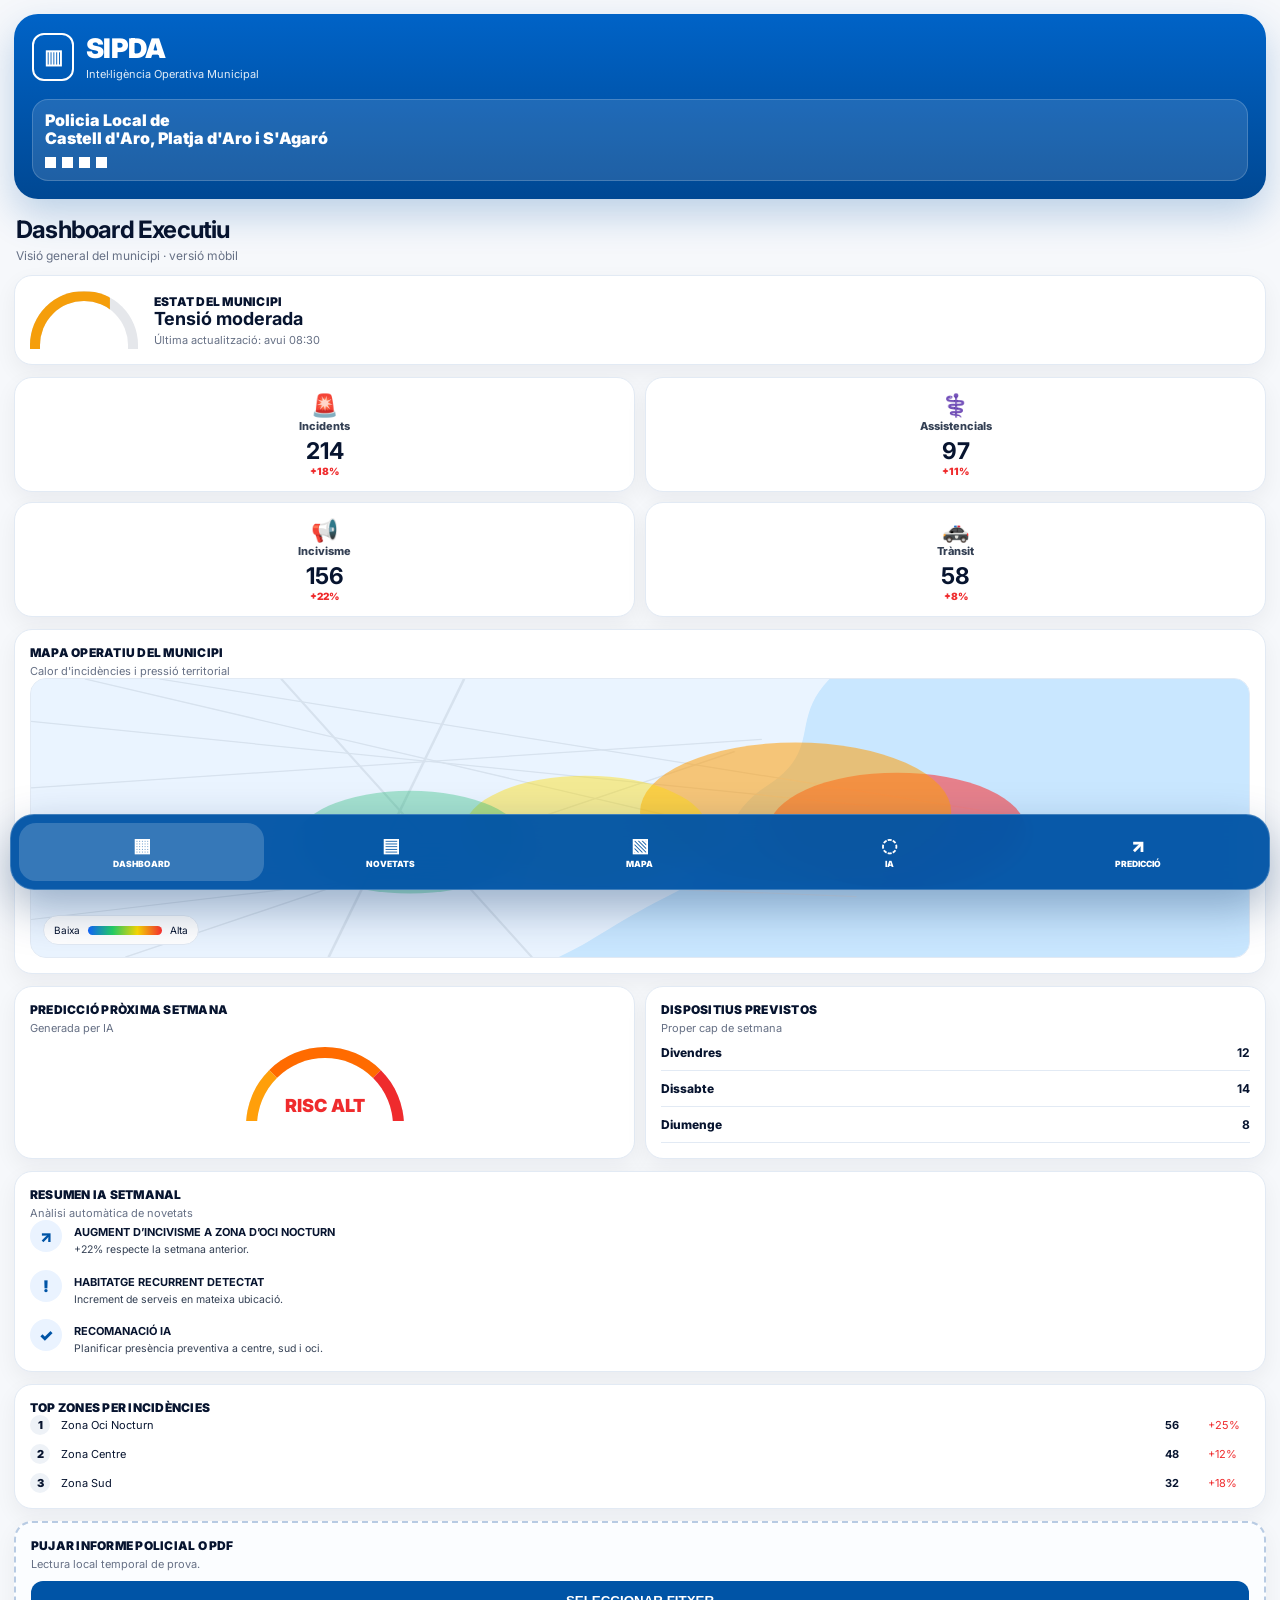
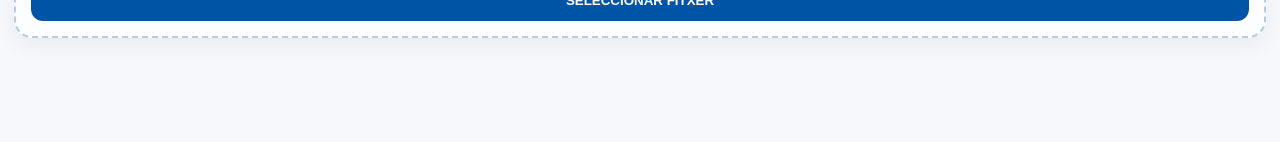
<file: mobile.html>
<!doctype html>
<html lang="ca">
<head>
<meta charset="utf-8">
<meta name="viewport" content="width=device-width,initial-scale=1,viewport-fit=cover">
<title>SIPDA · Mobile</title>
<link rel="preconnect" href="https://fonts.googleapis.com">
<link rel="preconnect" href="https://fonts.gstatic.com" crossorigin>
<link href="https://fonts.googleapis.com/css2?family=Inter:wght@400;600;700;800;900&display=swap" rel="stylesheet">
<style>
:root{--blue:#0054A6;--blue2:#0b63ce;--bg:#f6f8fb;--card:#fff;--text:#07142f;--muted:#667085;--line:#e2eaf4;--red:#ef2b2d;--green:#16a34a;--orange:#f59e0b;}
*{box-sizing:border-box;margin:0;padding:0}body{font-family:Inter,Arial,sans-serif;background:var(--bg);color:var(--text);padding:14px 14px 104px;overflow-x:hidden}.hero{background:linear-gradient(180deg,#0063c7,#004893);color:#fff;border-radius:24px;padding:18px;box-shadow:0 16px 38px rgba(0,84,166,.24)}.brand{display:flex;align-items:center;gap:12px}.crest{width:42px;height:48px;border:2px solid #fff;border-radius:12px;display:grid;place-items:center;font-size:20px;font-weight:900}.brand h1{font-size:27px;font-weight:900;letter-spacing:-.7px}.brand p{font-size:11px;opacity:.88;margin-top:2px}.agency{margin-top:18px;background:rgba(255,255,255,.12);border:1px solid rgba(255,255,255,.18);border-radius:16px;padding:12px;font-weight:900;line-height:1.1}.squares{display:flex;gap:6px;margin-top:10px}.squares span{width:11px;height:11px;background:#fff}.title{margin:18px 2px 12px}.title h2{font-size:24px;line-height:1.05;letter-spacing:-.8px}.title p{color:var(--muted);font-size:12px;margin-top:6px}.grid{display:grid;gap:12px}.card{background:#fff;border:1px solid var(--line);border-radius:18px;box-shadow:0 8px 22px rgba(16,24,40,.055);padding:15px}.card-title{font-size:12px;font-weight:900;text-transform:uppercase;letter-spacing:.02em}.sub{font-size:11px;color:var(--muted);margin-top:4px}.kpis{display:grid;grid-template-columns:1fr 1fr;gap:10px}.kpi{text-align:center;padding:14px 8px}.kpi .ico{font-size:22px;height:27px}.kpi b{display:block;font-size:23px;margin-top:4px}.kpi span{display:block;font-size:11px;color:#344054;font-weight:800}.delta{font-size:10px!important;font-weight:900!important}.red{color:var(--red)!important}.green{color:var(--green)!important}.state{display:grid;grid-template-columns:110px 1fr;gap:14px;align-items:center}.gauge{width:108px;height:58px;position:relative;overflow:hidden}.gauge:before{content:"";position:absolute;inset:0;border:10px solid #e5e7eb;border-bottom:0;border-radius:108px 108px 0 0}.gauge:after{content:"";position:absolute;inset:0;border:10px solid var(--orange);border-bottom:0;border-radius:108px 108px 0 0;clip-path:polygon(0 0,74% 0,74% 100%,0 100%)}.state h3{font-size:18px;line-height:1.1}.map{height:280px;border-radius:16px;overflow:hidden;position:relative;background:#eaf4ff;border:1px solid var(--line)}.map svg{position:absolute;inset:0;width:100%;height:100%}.legend{position:absolute;left:12px;bottom:12px;background:#fff;border:1px solid var(--line);border-radius:999px;padding:8px 10px;font-size:10px;display:flex;gap:8px;align-items:center}.bar{width:74px;height:9px;border-radius:20px;background:linear-gradient(90deg,#1266ff,#25d366,#ffdd00,#ff2d2d)}.row{display:grid;grid-template-columns:1fr 1fr;gap:10px}.semi{height:74px;position:relative;overflow:hidden;margin-top:12px}.semi:before{content:"";position:absolute;left:50%;transform:translateX(-50%);width:136px;height:70px;border:11px solid #eef2f7;border-bottom:0;border-radius:136px 136px 0 0}.semi:after{content:"";position:absolute;left:50%;transform:translateX(-50%);width:136px;height:70px;border:11px solid transparent;border-left-color:#ff9f0a;border-top-color:#ff6b00;border-right-color:#ef2b2d;border-bottom:0;border-radius:136px 136px 0 0}.risk{text-align:center;color:#ef2b2d;font-size:18px;font-weight:900;margin-top:-26px}.disp-row{display:flex;justify-content:space-between;border-bottom:1px solid var(--line);padding:10px 0;font-size:12px;font-weight:800}.ia{display:grid;gap:12px}.ia-item{display:grid;grid-template-columns:34px 1fr;gap:10px}.circle{width:32px;height:32px;border-radius:50%;display:grid;place-items:center;font-weight:900;background:#eaf3ff;color:var(--blue)}.ia-item b{font-size:11px;text-transform:uppercase}.ia-item p{font-size:10.5px;color:#344054;margin-top:3px;line-height:1.35}.rank{display:grid;gap:9px}.rank-row{display:grid;grid-template-columns:24px 1fr 36px 42px;gap:7px;align-items:center;font-size:11px}.num{width:20px;height:20px;border-radius:50%;background:#eef2f7;display:grid;place-items:center;font-weight:900}.upload{border:2px dashed #b8cbe3;background:#fbfdff}.upload button{height:40px;width:100%;border:0;border-radius:12px;background:var(--blue);color:#fff;font-weight:900;margin-top:10px}.bottom-nav{position:fixed;left:10px;right:10px;bottom:10px;z-index:999;background:rgba(0,84,166,.96);backdrop-filter:blur(14px);-webkit-backdrop-filter:blur(14px);border:1px solid rgba(255,255,255,.22);border-radius:24px;box-shadow:0 18px 45px rgba(0,43,95,.35);display:grid;grid-template-columns:repeat(5,1fr);gap:4px;padding:8px}.bottom-nav a{height:58px;border-radius:17px;color:#fff;text-decoration:none;display:flex;flex-direction:column;align-items:center;justify-content:center;gap:4px;font-size:8.5px;font-weight:900;text-transform:uppercase;text-align:center}.bottom-nav a.active{background:rgba(255,255,255,.18)}.bottom-nav .ico{font-size:19px;line-height:1}@media(max-width:390px){body{padding-left:10px;padding-right:10px}.row,.kpis{grid-template-columns:1fr}.bottom-nav{left:8px;right:8px;bottom:8px}.bottom-nav a{height:54px;font-size:8px}.map{height:260px}}
</style>
</head>
<body>
<section class="hero"><div class="brand"><div class="crest">▥</div><div><h1>SIPDA</h1><p>Intel·ligència Operativa Municipal</p></div></div><div class="agency">Policia Local de<br>Castell d'Aro, Platja d'Aro i S'Agaró<div class="squares"><span></span><span></span><span></span><span></span></div></div></section>
<header class="title"><h2>Dashboard Executiu</h2><p>Visió general del municipi · versió mòbil</p></header>
<main class="grid">
<section class="card state"><div class="gauge"></div><div><div class="card-title">Estat del municipi</div><h3>Tensió moderada</h3><p class="sub">Última actualització: avui 08:30</p></div></section>
<section class="kpis"><article class="card kpi"><div class="ico">🚨</div><span>Incidents</span><b>214</b><span class="delta red">+18%</span></article><article class="card kpi"><div class="ico">⚕️</div><span>Assistencials</span><b>97</b><span class="delta red">+11%</span></article><article class="card kpi"><div class="ico">📢</div><span>Incivisme</span><b>156</b><span class="delta red">+22%</span></article><article class="card kpi"><div class="ico">🚓</div><span>Trànsit</span><b>58</b><span class="delta red">+8%</span></article></section>
<section class="card"><div class="card-title">Mapa operatiu del municipi</div><p class="sub">Calor d'incidències i pressió territorial</p><div class="map"><svg viewBox="0 0 900 460" preserveAspectRatio="none"><rect width="900" height="460" fill="#eaf4ff"/><path d="M590 0 C560 70 585 115 545 175 C500 240 530 295 470 360 C430 405 415 435 390 460 L900 460 L900 0Z" fill="#c9e7ff"/><g stroke="#d7e2ee" stroke-width="2"><path d="M0 70 L620 210"/><path d="M40 0 L650 320"/><path d="M0 180 L540 100"/><path d="M70 460 L520 120"/><path d="M185 0 L370 460"/><path d="M320 0 L220 460"/><path d="M0 305 L610 360"/><path d="M95 0 L820 260"/><path d="M0 398 L520 260"/></g><circle cx="640" cy="250" r="95" fill="rgba(255,45,45,.55)"/><circle cx="565" cy="220" r="115" fill="rgba(255,159,10,.55)"/><circle cx="410" cy="250" r="90" fill="rgba(255,220,0,.42)"/><circle cx="280" cy="270" r="85" fill="rgba(18,183,106,.32)"/></svg><div class="legend">Baixa <span class="bar"></span> Alta</div></div></section>
<section class="row"><article class="card"><div class="card-title">Predicció pròxima setmana</div><p class="sub">Generada per IA</p><div class="semi"></div><div class="risk">RISC ALT</div></article><article class="card"><div class="card-title">Dispositius previstos</div><p class="sub">Proper cap de setmana</p><div class="disp-row"><span>Divendres</span><b>12</b></div><div class="disp-row"><span>Dissabte</span><b>14</b></div><div class="disp-row"><span>Diumenge</span><b>8</b></div></article></section>
<section class="card"><div class="card-title">Resumen IA setmanal</div><p class="sub">Anàlisi automàtica de novetats</p><div class="ia"><div class="ia-item"><div class="circle">↗</div><div><b>Augment d’incivisme a zona d’oci nocturn</b><p>+22% respecte la setmana anterior.</p></div></div><div class="ia-item"><div class="circle">!</div><div><b>Habitatge recurrent detectat</b><p>Increment de serveis en mateixa ubicació.</p></div></div><div class="ia-item"><div class="circle">✓</div><div><b>Recomanació IA</b><p>Planificar presència preventiva a centre, sud i oci.</p></div></div></div></section>
<section class="card"><div class="card-title">Top zones per incidències</div><div class="rank"><div class="rank-row"><span class="num">1</span><span>Zona Oci Nocturn</span><b>56</b><span class="red">+25%</span></div><div class="rank-row"><span class="num">2</span><span>Zona Centre</span><b>48</b><span class="red">+12%</span></div><div class="rank-row"><span class="num">3</span><span>Zona Sud</span><b>32</b><span class="red">+18%</span></div></div></section>
<section class="card upload"><div class="card-title">Pujar informe policial o PDF</div><p class="sub">Lectura local temporal de prova.</p><button>SELECCIONAR FITXER</button></section>
</main>
<nav class="bottom-nav"><a class="active" href="#"><span class="ico">▦</span>Dashboard</a><a href="#"><span class="ico">▤</span>Novetats</a><a href="#"><span class="ico">▧</span>Mapa</a><a href="#"><span class="ico">◌</span>IA</a><a href="#"><span class="ico">↗</span>Predicció</a></nav>
</body></html>
</file>
